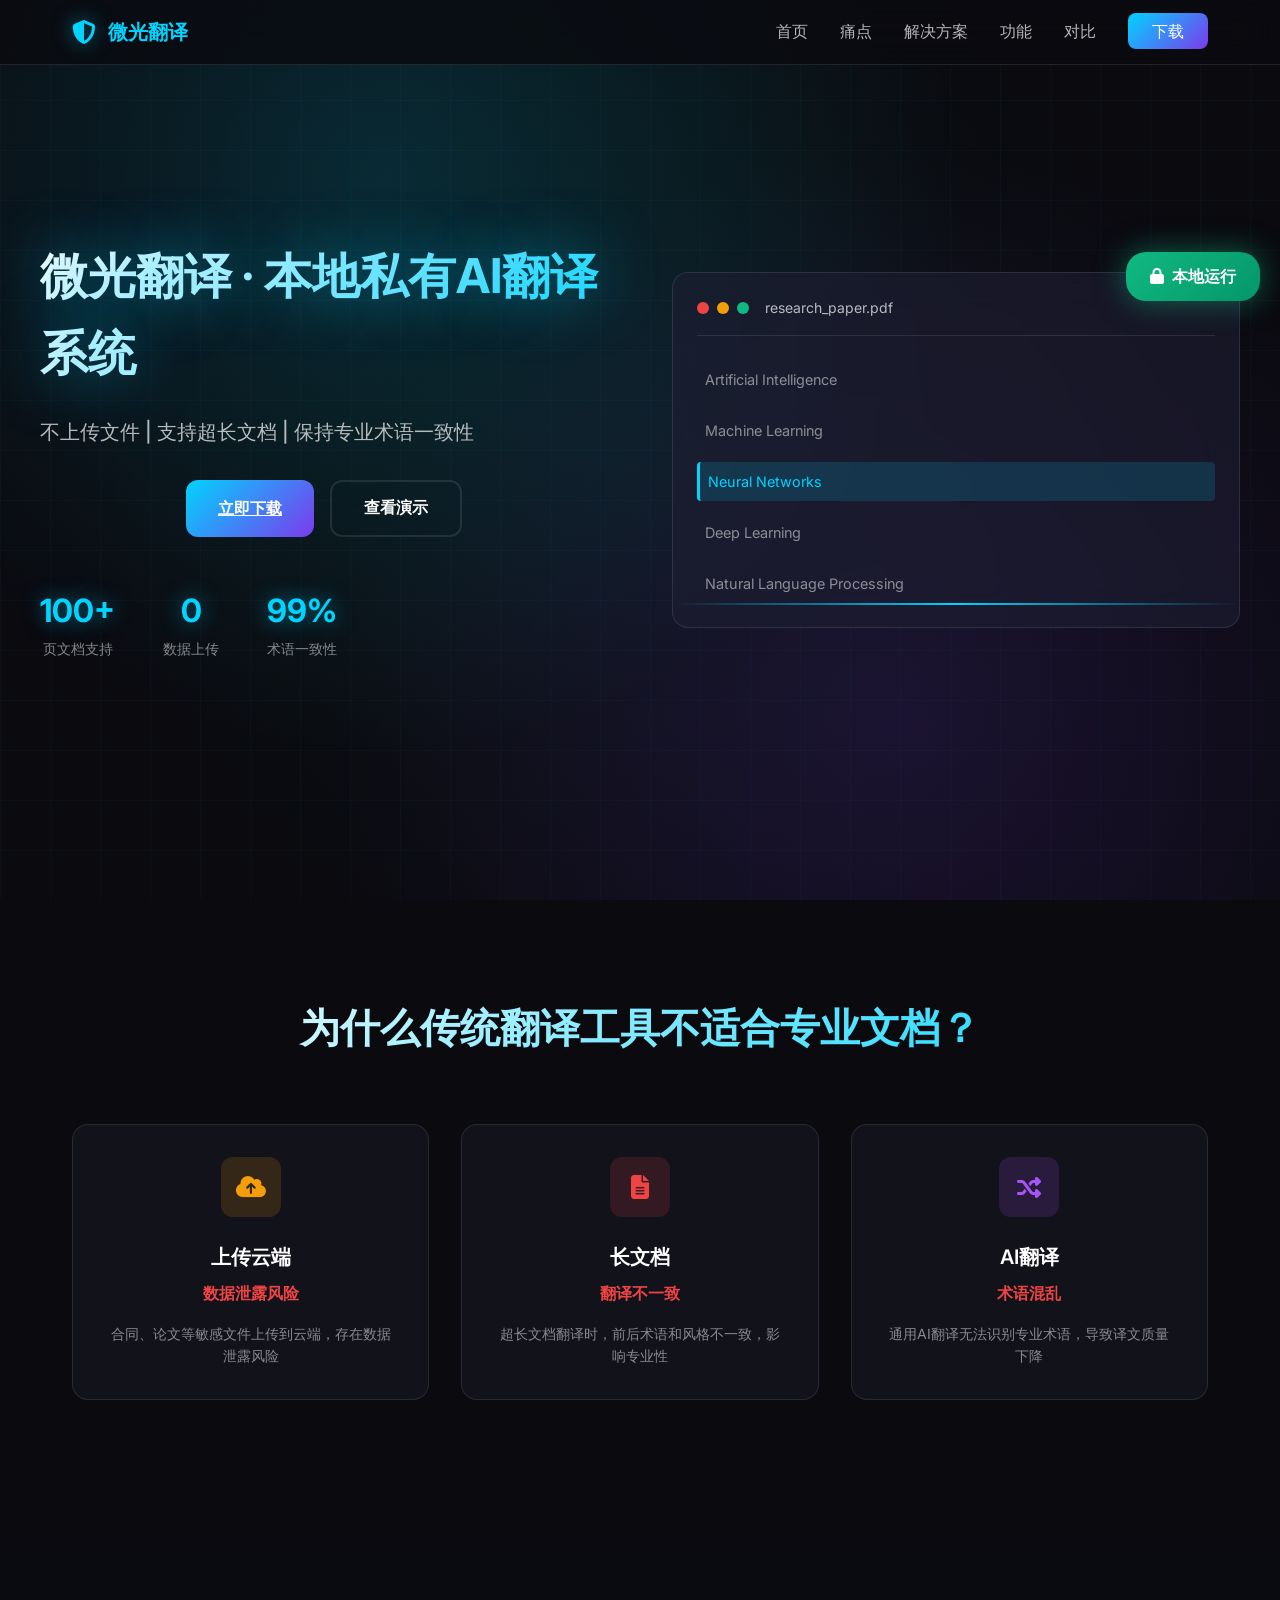
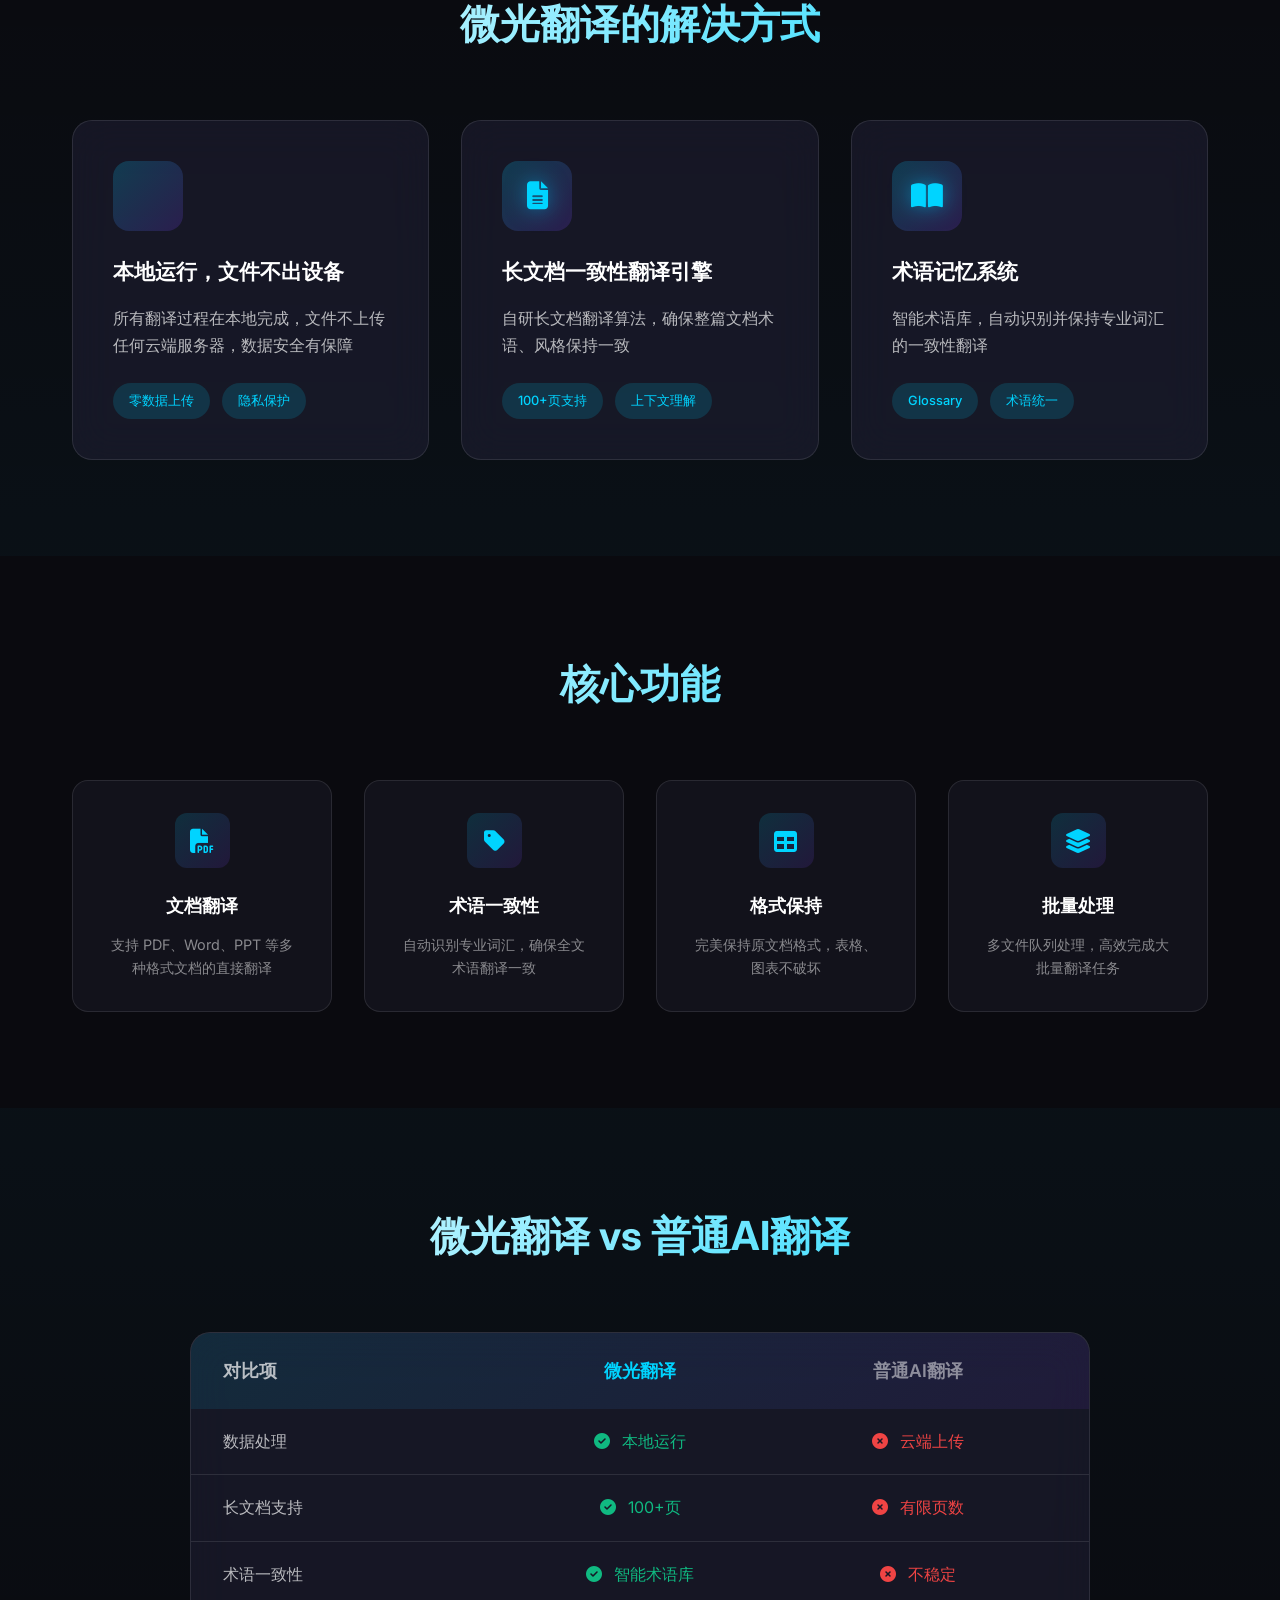
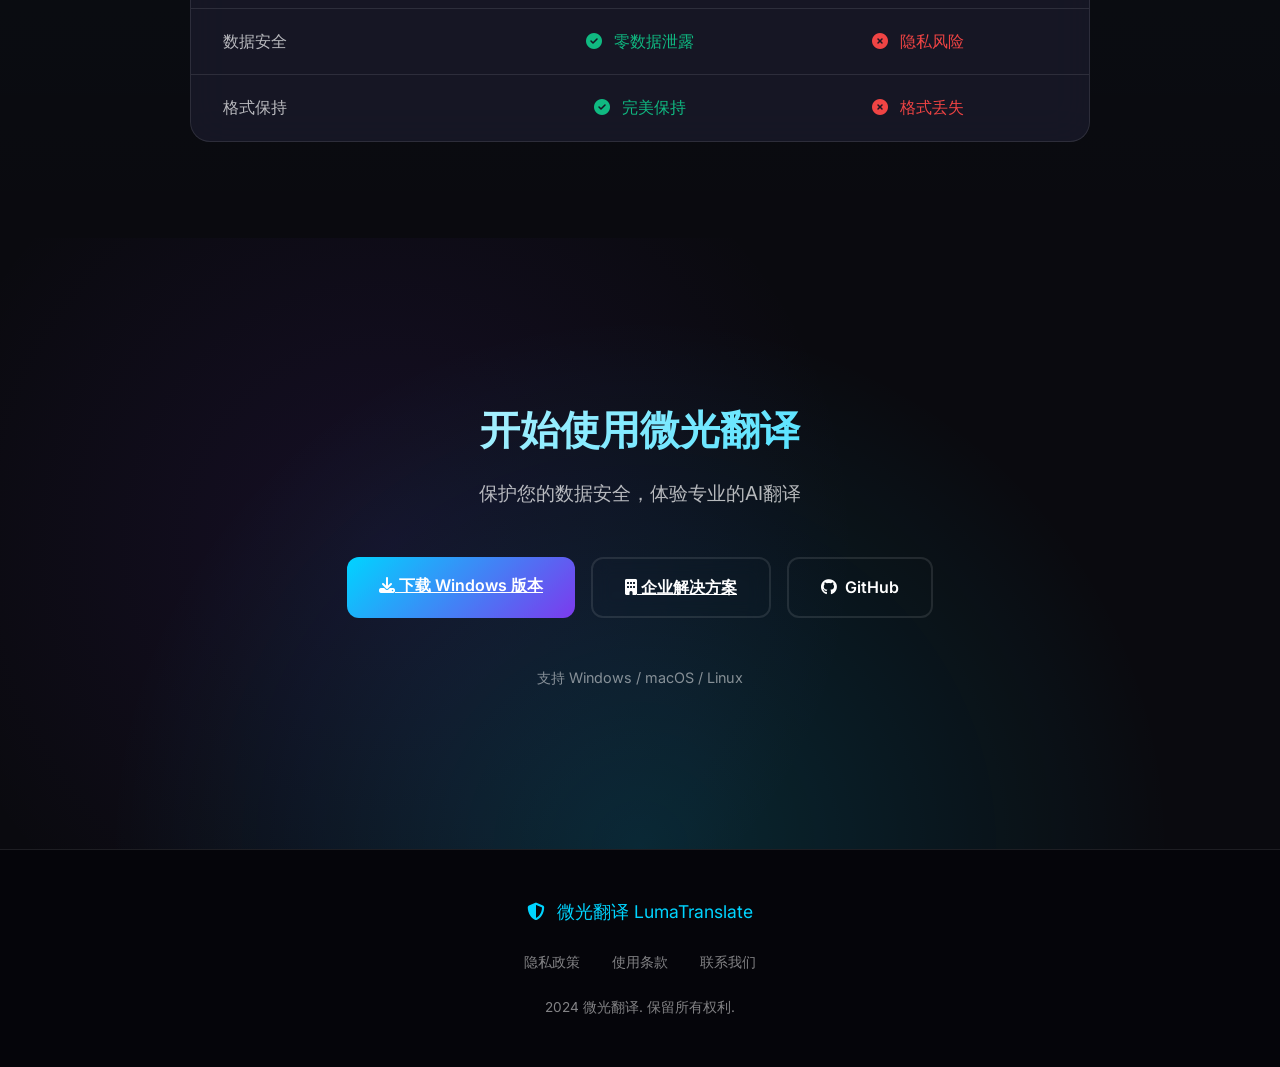
<file: index.html>
<!DOCTYPE html>
<html lang="zh-CN">
<head>
    <meta charset="UTF-8">
    <meta name="viewport" content="width=device-width, initial-scale=1.0">
    <title>微光翻译 · LumaTranslate - 本地私有AI翻译系统</title>
    <meta name="description" content="微光翻译是一款本地私有部署的AI翻译工具，不上传任何文件到云端，支持超长文档翻译，保证术语一致性与格式保持。">
    <link rel="stylesheet" href="styles.css">
    <link href="https://fonts.googleapis.com/css2?family=Inter:wght@300;400;500;600;700&display=swap" rel="stylesheet">
    <link rel="stylesheet" href="https://cdnjs.cloudflare.com/ajax/libs/font-awesome/6.4.0/css/all.min.css">
    <link rel="icon" type="image/svg+xml" href="data:image/svg+xml,%3Csvg xmlns='http://www.w3.org/2000/svg' viewBox='0 0 100 100'%3E%3Cdefs%3E%3ClinearGradient id='grad' x1='0%25' y1='0%25' x2='100%25' y2='100%25'%3E%3Cstop offset='0%25' style='stop-color:%2300d4ff;stop-opacity:1'/%3E%3Cstop offset='100%25' style='stop-color:%237c3aed;stop-opacity:1'/%3E%3C/linearGradient%3E%3C/defs%3E%3Cpath fill='url(%23grad)' d='M50 5L90 20v30c0 22-17 42-40 45-23-3-40-23-40-45V20L50 5zm0 15l25 10v20c0 15-10 28-25 31-15-3-25-16-25-31V30l25-10z'/%3E%3Cpath fill='url(%23grad)' d='M50 25l-15 6v12c0 9 6 17 15 19 9-2 15-10 15-19V31l-15-6zm0 8l8 3v7c0 5-3 9-8 10-5-1-8-5-8-10v-7l8-3z'/%3E%3C/svg%3E">
</head>
<body>
    <!-- 导航栏 -->
    <nav class="navbar" id="navbar">
        <div class="nav-container">
            <div class="logo">
                <i class="fas fa-shield-alt"></i>
                <span>微光翻译</span>
            </div>
            <ul class="nav-links" id="navLinks">
                <li><a href="#hero">首页</a></li>
                <li><a href="#pain-points">痛点</a></li>
                <li><a href="#solutions">解决方案</a></li>
                <li><a href="#features">功能</a></li>
                <li><a href="#comparison">对比</a></li>
                <li><a href="contact.html" class="btn-primary">下载</a></li>
            </ul>
            <button class="menu-toggle" id="menuToggle">
                <i class="fas fa-bars"></i>
            </button>
        </div>
    </nav>

    <!-- Hero 首屏 -->
    <section id="hero" class="hero">
        <div class="hero-content">
            <div class="hero-text">
                <div class="glow-text">
                    <h1>微光翻译 · 本地私有AI翻译系统</h1>
                </div>
                <p class="subtitle">不上传文件 | 支持超长文档 | 保持专业术语一致性</p>
                <div class="cta-buttons">
                    <a href="contact.html" class="btn-primary glow-btn">立即下载</a>
                    <button class="btn-secondary">查看演示</button>
                </div>
                <div class="hero-stats">
                    <div class="stat">
                        <span class="stat-number">100+</span>
                        <span class="stat-label">页文档支持</span>
                    </div>
                    <div class="stat">
                        <span class="stat-number">0</span>
                        <span class="stat-label">数据上传</span>
                    </div>
                    <div class="stat">
                        <span class="stat-number">99%</span>
                        <span class="stat-label">术语一致性</span>
                    </div>
                </div>
            </div>
            <div class="hero-visual">
                <div class="document-preview">
                    <div class="document-header">
                        <div class="doc-dots">
                            <span class="dot red"></span>
                            <span class="dot yellow"></span>
                            <span class="dot green"></span>
                        </div>
                        <span class="doc-title">research_paper.pdf</span>
                    </div>
                    <div class="document-content">
                        <p class="doc-line">Artificial Intelligence</p>
                        <p class="doc-line">Machine Learning</p>
                        <p class="doc-line highlighted">Neural Networks</p>
                        <p class="doc-line">Deep Learning</p>
                        <p class="doc-line">Natural Language Processing</p>
                    </div>
                    <div class="scan-line"></div>
                </div>
                <div class="security-badge">
                    <i class="fas fa-lock"></i>
                    <span>本地运行</span>
                </div>
            </div>
        </div>
        <div class="hero-bg">
            <div class="glow-orbs"></div>
            <div class="grid-lines"></div>
        </div>
    </section>

    <!-- 痛点区域 -->
    <section id="pain-points" class="pain-points">
        <div class="section-container">
            <h2 class="section-title">为什么传统翻译工具不适合专业文档？</h2>
            <div class="pain-cards">
                <div class="pain-card">
                    <div class="pain-icon warning">
                        <i class="fas fa-cloud-upload-alt"></i>
                    </div>
                    <h3>上传云端</h3>
                    <p>数据泄露风险</p>
                    <div class="pain-desc">合同、论文等敏感文件上传到云端，存在数据泄露风险</div>
                </div>
                <div class="pain-card">
                    <div class="pain-icon danger">
                        <i class="fas fa-file-alt"></i>
                    </div>
                    <h3>长文档</h3>
                    <p>翻译不一致</p>
                    <div class="pain-desc">超长文档翻译时，前后术语和风格不一致，影响专业性</div>
                </div>
                <div class="pain-card">
                    <div class="pain-icon error">
                        <i class="fas fa-random"></i>
                    </div>
                    <h3>AI翻译</h3>
                    <p>术语混乱</p>
                    <div class="pain-desc">通用AI翻译无法识别专业术语，导致译文质量下降</div>
                </div>
            </div>
        </div>
    </section>

    <!-- 解决方案 -->
    <section id="solutions" class="solutions">
        <div class="section-container">
            <h2 class="section-title">微光翻译的解决方式</h2>
            <div class="solution-cards">
                <div class="solution-card glass-card">
                    <div class="solution-icon">
                        <i class="fas fa-shield-check"></i>
                    </div>
                    <h3>本地运行，文件不出设备</h3>
                    <p>所有翻译过程在本地完成，文件不上传任何云端服务器，数据安全有保障</p>
                    <div class="feature-tags">
                        <span class="tag">零数据上传</span>
                        <span class="tag">隐私保护</span>
                    </div>
                </div>
                <div class="solution-card glass-card">
                    <div class="solution-icon">
                        <i class="fas fa-file-text"></i>
                    </div>
                    <h3>长文档一致性翻译引擎</h3>
                    <p>自研长文档翻译算法，确保整篇文档术语、风格保持一致</p>
                    <div class="feature-tags">
                        <span class="tag">100+页支持</span>
                        <span class="tag">上下文理解</span>
                    </div>
                </div>
                <div class="solution-card glass-card">
                    <div class="solution-icon">
                        <i class="fas fa-book-open"></i>
                    </div>
                    <h3>术语记忆系统</h3>
                    <p>智能术语库，自动识别并保持专业词汇的一致性翻译</p>
                    <div class="feature-tags">
                        <span class="tag">Glossary</span>
                        <span class="tag">术语统一</span>
                    </div>
                </div>
            </div>
        </div>
    </section>

    <!-- 功能展示 -->
    <section id="features" class="features">
        <div class="section-container">
            <h2 class="section-title">核心功能</h2>
            <div class="feature-grid">
                <div class="feature-item">
                    <div class="feature-icon">
                        <i class="fas fa-file-pdf"></i>
                    </div>
                    <h3>文档翻译</h3>
                    <p>支持 PDF、Word、PPT 等多种格式文档的直接翻译</p>
                </div>
                <div class="feature-item">
                    <div class="feature-icon">
                        <i class="fas fa-tag"></i>
                    </div>
                    <h3>术语一致性</h3>
                    <p>自动识别专业词汇，确保全文术语翻译一致</p>
                </div>
                <div class="feature-item">
                    <div class="feature-icon">
                        <i class="fas fa-table"></i>
                    </div>
                    <h3>格式保持</h3>
                    <p>完美保持原文档格式，表格、图表不破坏</p>
                </div>
                <div class="feature-item">
                    <div class="feature-icon">
                        <i class="fas fa-layer-group"></i>
                    </div>
                    <h3>批量处理</h3>
                    <p>多文件队列处理，高效完成大批量翻译任务</p>
                </div>
            </div>
        </div>
    </section>

    <!-- 对比模块 -->
    <section id="comparison" class="comparison">
        <div class="section-container">
            <h2 class="section-title">微光翻译 vs 普通AI翻译</h2>
            <div class="comparison-table">
                <div class="table-header">
                    <div class="col-feature">对比项</div>
                    <div class="col-luma">微光翻译</div>
                    <div class="col-other">普通AI翻译</div>
                </div>
                <div class="table-row">
                    <div class="col-feature">数据处理</div>
                    <div class="col-luma"><i class="fas fa-check-circle"></i> 本地运行</div>
                    <div class="col-other"><i class="fas fa-times-circle"></i> 云端上传</div>
                </div>
                <div class="table-row">
                    <div class="col-feature">长文档支持</div>
                    <div class="col-luma"><i class="fas fa-check-circle"></i> 100+页</div>
                    <div class="col-other"><i class="fas fa-times-circle"></i> 有限页数</div>
                </div>
                <div class="table-row">
                    <div class="col-feature">术语一致性</div>
                    <div class="col-luma"><i class="fas fa-check-circle"></i> 智能术语库</div>
                    <div class="col-other"><i class="fas fa-times-circle"></i> 不稳定</div>
                </div>
                <div class="table-row">
                    <div class="col-feature">数据安全</div>
                    <div class="col-luma"><i class="fas fa-check-circle"></i> 零数据泄露</div>
                    <div class="col-other"><i class="fas fa-times-circle"></i> 隐私风险</div>
                </div>
                <div class="table-row">
                    <div class="col-feature">格式保持</div>
                    <div class="col-luma"><i class="fas fa-check-circle"></i> 完美保持</div>
                    <div class="col-other"><i class="fas fa-times-circle"></i> 格式丢失</div>
                </div>
            </div>
        </div>
    </section>

    <!-- CTA区域 -->
    <section id="cta" class="cta">
        <div class="section-container">
            <div class="cta-content">
                <h2 class="cta-title">开始使用微光翻译</h2>
                <p class="cta-desc">保护您的数据安全，体验专业的AI翻译</p>
                <div class="cta-buttons">
                    <a href="contact.html" class="btn-primary glow-btn">
                        <i class="fas fa-download"></i>
                        下载 Windows 版本
                    </a>
                    <a href="contact.html" class="btn-secondary">
                        <i class="fas fa-building"></i>
                        企业解决方案
                    </a>
                    <a href="https://github.com" target="_blank" class="btn-outline">
                        <i class="fab fa-github"></i>
                        GitHub
                    </a>
                </div>
                <div class="cta-footer">
                    <p>支持 Windows / macOS / Linux</p>
                </div>
            </div>
        </div>
    </section>

    <!-- 页脚 -->
    <footer class="footer">
        <div class="footer-content">
            <div class="footer-logo">
                <i class="fas fa-shield-alt"></i>
                <span>微光翻译 LumaTranslate</span>
            </div>
            <div class="footer-links">
                <a href="#">隐私政策</a>
                <a href="#">使用条款</a>
                <a href="contact.html">联系我们</a>
            </div>
            <p class="copyright">2024 微光翻译. 保留所有权利.</p>
        </div>
    </footer>

    <script src="script.js"></script>
</body>
</html>
</file>
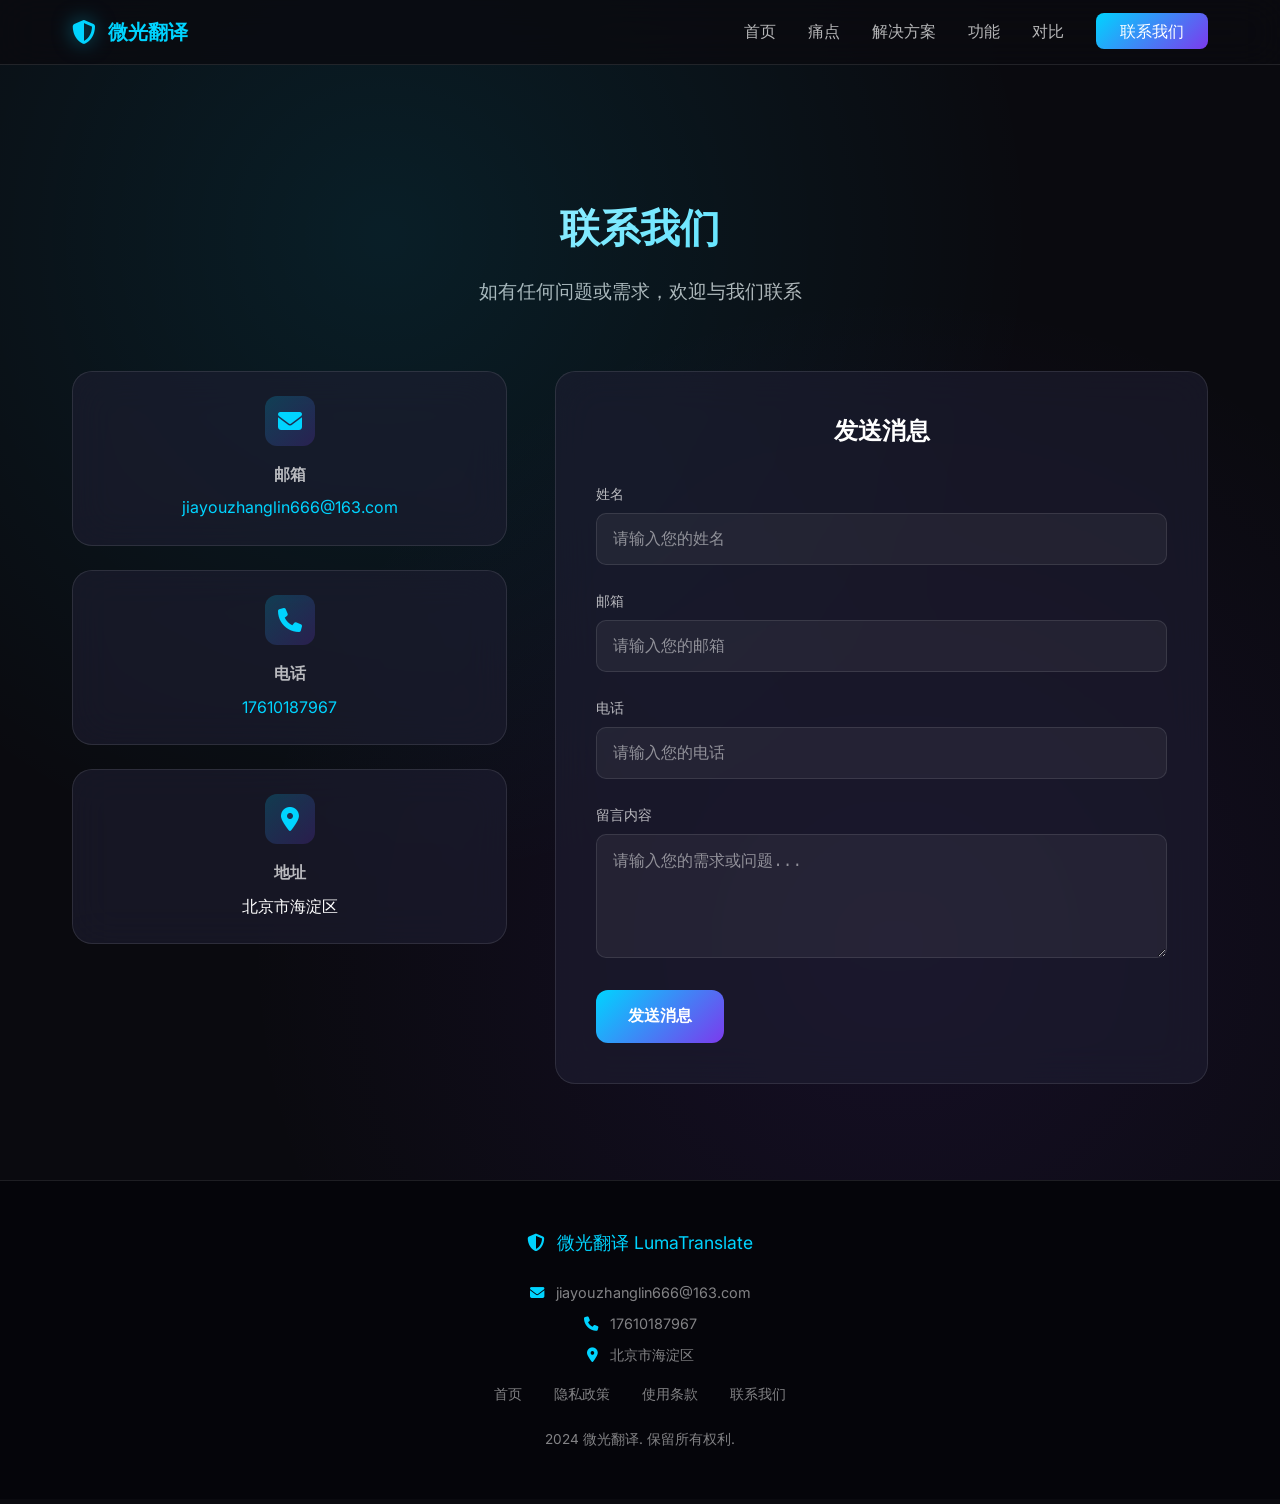
<file: contact.html>
<!DOCTYPE html>
<html lang="zh-CN">
<head>
    <meta charset="UTF-8">
    <meta name="viewport" content="width=device-width, initial-scale=1.0">
    <title>联系我们 - 微光翻译</title>
    <meta name="description" content="联系微光翻译团队，获取产品下载和企业解决方案">
    <link rel="stylesheet" href="styles.css">
    <link href="https://fonts.googleapis.com/css2?family=Inter:wght@300;400;500;600;700&display=swap" rel="stylesheet">
    <link rel="stylesheet" href="https://cdnjs.cloudflare.com/ajax/libs/font-awesome/6.4.0/css/all.min.css">
    <link rel="icon" type="image/svg+xml" href="data:image/svg+xml,%3Csvg xmlns='http://www.w3.org/2000/svg' viewBox='0 0 100 100'%3E%3Cdefs%3E%3ClinearGradient id='grad' x1='0%25' y1='0%25' x2='100%25' y2='100%25'%3E%3Cstop offset='0%25' style='stop-color:%2300d4ff;stop-opacity:1'/%3E%3Cstop offset='100%25' style='stop-color:%237c3aed;stop-opacity:1'/%3E%3C/linearGradient%3E%3C/defs%3E%3Cpath fill='url(%23grad)' d='M50 5L90 20v30c0 22-17 42-40 45-23-3-40-23-40-45V20L50 5zm0 15l25 10v20c0 15-10 28-25 31-15-3-25-16-25-31V30l25-10z'/%3E%3Cpath fill='url(%23grad)' d='M50 25l-15 6v12c0 9 6 17 15 19 9-2 15-10 15-19V31l-15-6zm0 8l8 3v7c0 5-3 9-8 10-5-1-8-5-8-10v-7l8-3z'/%3E%3C/svg%3E">
</head>
<body>
    <!-- 导航栏 -->
    <nav class="navbar" id="navbar">
        <div class="nav-container">
            <div class="logo">
                <i class="fas fa-shield-alt"></i>
                <span>微光翻译</span>
            </div>
            <ul class="nav-links" id="navLinks">
                <li><a href="index.html#hero">首页</a></li>
                <li><a href="index.html#pain-points">痛点</a></li>
                <li><a href="index.html#solutions">解决方案</a></li>
                <li><a href="index.html#features">功能</a></li>
                <li><a href="index.html#comparison">对比</a></li>
                <li><a href="contact.html" class="btn-primary">联系我们</a></li>
            </ul>
            <button class="menu-toggle" id="menuToggle">
                <i class="fas fa-bars"></i>
            </button>
        </div>
    </nav>

    <!-- 联系页面内容 -->
    <section class="contact-section">
        <div class="section-container">
            <div class="contact-header">
                <h1 class="contact-title">联系我们</h1>
                <p class="contact-subtitle">如有任何问题或需求，欢迎与我们联系</p>
            </div>

            <div class="contact-content">
                <div class="contact-info">
                    <div class="info-card glass-card">
                        <div class="info-icon">
                            <i class="fas fa-envelope"></i>
                        </div>
                        <h3>邮箱</h3>
                        <a href="mailto:jiayouzhanglin666@163.com" class="contact-link">jiayouzhanglin666@163.com</a>
                    </div>

                    <div class="info-card glass-card">
                        <div class="info-icon">
                            <i class="fas fa-phone"></i>
                        </div>
                        <h3>电话</h3>
                        <a href="tel:17610187967" class="contact-link">17610187967</a>
                    </div>

                    <div class="info-card glass-card">
                        <div class="info-icon">
                            <i class="fas fa-map-marker-alt"></i>
                        </div>
                        <h3>地址</h3>
                        <span class="contact-text">北京市海淀区</span>
                    </div>
                </div>

                <div class="contact-form glass-card">
                    <h2>发送消息</h2>
                    <form id="contactForm">
                        <div class="form-group">
                            <label for="name">姓名</label>
                            <input type="text" id="name" name="name" placeholder="请输入您的姓名" required>
                        </div>
                        <div class="form-group">
                            <label for="email">邮箱</label>
                            <input type="email" id="email" name="email" placeholder="请输入您的邮箱" required>
                        </div>
                        <div class="form-group">
                            <label for="phone">电话</label>
                            <input type="tel" id="phone" name="phone" placeholder="请输入您的电话">
                        </div>
                        <div class="form-group">
                            <label for="message">留言内容</label>
                            <textarea id="message" name="message" placeholder="请输入您的需求或问题..." rows="5" required></textarea>
                        </div>
                        <button type="submit" class="btn-primary glow-btn">发送消息</button>
                    </form>
                </div>
            </div>
        </div>
    </section>

    <!-- 页脚 -->
    <footer class="footer">
        <div class="footer-content">
            <div class="footer-logo">
                <i class="fas fa-shield-alt"></i>
                <span>微光翻译 LumaTranslate</span>
            </div>
            <div class="footer-contact">
                <p><i class="fas fa-envelope"></i> jiayouzhanglin666@163.com</p>
                <p><i class="fas fa-phone"></i> 17610187967</p>
                <p><i class="fas fa-map-marker-alt"></i> 北京市海淀区</p>
            </div>
            <div class="footer-links">
                <a href="index.html">首页</a>
                <a href="#">隐私政策</a>
                <a href="#">使用条款</a>
                <a href="contact.html">联系我们</a>
            </div>
            <p class="copyright">2024 微光翻译. 保留所有权利.</p>
        </div>
    </footer>

    <script>
        // 响应式菜单
        const menuToggle = document.getElementById('menuToggle');
        const navLinks = document.getElementById('navLinks');
        
        menuToggle.addEventListener('click', () => {
            navLinks.classList.toggle('active');
            const icon = menuToggle.querySelector('i');
            if (navLinks.classList.contains('active')) {
                icon.classList.remove('fa-bars');
                icon.classList.add('fa-times');
            } else {
                icon.classList.remove('fa-times');
                icon.classList.add('fa-bars');
            }
        });

        // 表单提交
        document.getElementById('contactForm').addEventListener('submit', function(e) {
            e.preventDefault();
            alert('感谢您的留言！我们会尽快与您联系。');
            this.reset();
        });
    </script>
</body>
</html>
</file>
<file: styles.css>
:root {
    --primary-color: #00d4ff;
    --primary-glow: rgba(0, 212, 255, 0.5);
    --secondary-color: #7c3aed;
    --accent-color: #10b981;
    --dark-bg: #0a0a0f;
    --dark-card: rgba(20, 20, 30, 0.8);
    --glass-bg: rgba(30, 30, 50, 0.6);
    --glass-border: rgba(255, 255, 255, 0.1);
    --text-primary: #ffffff;
    --text-secondary: rgba(255, 255, 255, 0.7);
    --text-muted: rgba(255, 255, 255, 0.5);
    --danger-color: #ef4444;
    --warning-color: #f59e0b;
    --success-color: #10b981;
}

* {
    margin: 0;
    padding: 0;
    box-sizing: border-box;
}

html {
    scroll-behavior: smooth;
}

body {
    font-family: 'Inter', -apple-system, BlinkMacSystemFont, 'Segoe UI', Roboto, sans-serif;
    background-color: var(--dark-bg);
    color: var(--text-primary);
    line-height: 1.6;
    overflow-x: hidden;
}

/* 导航栏 */
.navbar {
    position: fixed;
    top: 0;
    left: 0;
    right: 0;
    z-index: 1000;
    background: rgba(10, 10, 15, 0.8);
    backdrop-filter: blur(20px);
    border-bottom: 1px solid var(--glass-border);
    transition: all 0.3s ease;
}

.navbar.scrolled {
    background: rgba(10, 10, 15, 0.95);
    box-shadow: 0 4px 30px rgba(0, 0, 0, 0.5);
}

.nav-container {
    max-width: 1200px;
    margin: 0 auto;
    padding: 1rem 2rem;
    display: flex;
    justify-content: space-between;
    align-items: center;
}

.logo {
    display: flex;
    align-items: center;
    gap: 0.75rem;
    font-size: 1.25rem;
    font-weight: 600;
    color: var(--primary-color);
}

.logo i {
    font-size: 1.5rem;
    text-shadow: 0 0 20px var(--primary-glow);
}

.nav-links {
    display: flex;
    gap: 2rem;
    list-style: none;
}

.nav-links a {
    text-decoration: none;
    color: var(--text-secondary);
    transition: all 0.3s ease;
    font-weight: 500;
}

.nav-links a:hover {
    color: var(--primary-color);
    text-shadow: 0 0 10px var(--primary-glow);
}

.nav-links .btn-primary {
    background: linear-gradient(135deg, var(--primary-color), var(--secondary-color));
    padding: 0.5rem 1.5rem;
    border-radius: 8px;
    color: white;
}

.nav-links .btn-primary:hover {
    box-shadow: 0 0 30px var(--primary-glow);
    transform: translateY(-2px);
}

.menu-toggle {
    display: none;
    background: none;
    border: none;
    color: var(--text-primary);
    font-size: 1.5rem;
    cursor: pointer;
}

/* Hero 首屏 */
.hero {
    min-height: 100vh;
    display: flex;
    align-items: center;
    justify-content: center;
    position: relative;
    overflow: hidden;
    padding: 0 2rem;
}

.hero-bg {
    position: absolute;
    inset: 0;
    z-index: 0;
}

.glow-orbs {
    position: absolute;
    width: 100%;
    height: 100%;
    background: radial-gradient(circle at 30% 20%, rgba(0, 212, 255, 0.15) 0%, transparent 50%),
                radial-gradient(circle at 70% 80%, rgba(124, 58, 237, 0.15) 0%, transparent 50%),
                radial-gradient(circle at 50% 50%, rgba(16, 185, 129, 0.05) 0%, transparent 70%);
    animation: pulse 8s ease-in-out infinite;
}

@keyframes pulse {
    0%, 100% { opacity: 0.5; transform: scale(1); }
    50% { opacity: 0.8; transform: scale(1.05); }
}

.grid-lines {
    position: absolute;
    inset: 0;
    background-image: 
        linear-gradient(rgba(0, 212, 255, 0.03) 1px, transparent 1px),
        linear-gradient(90deg, rgba(0, 212, 255, 0.03) 1px, transparent 1px);
    background-size: 50px 50px;
}

.hero-content {
    position: relative;
    z-index: 1;
    max-width: 1200px;
    width: 100%;
    display: grid;
    grid-template-columns: 1fr 1fr;
    gap: 4rem;
    align-items: center;
}

.hero-text {
    text-align: left;
}

.glow-text h1 {
    font-size: 3rem;
    font-weight: 700;
    margin-bottom: 1.5rem;
    background: linear-gradient(135deg, var(--text-primary), var(--primary-color));
    -webkit-background-clip: text;
    -webkit-text-fill-color: transparent;
    background-clip: text;
    text-shadow: 0 0 60px var(--primary-glow);
    animation: glow 3s ease-in-out infinite;
}

@keyframes glow {
    0%, 100% { filter: drop-shadow(0 0 20px var(--primary-glow)); }
    50% { filter: drop-shadow(0 0 40px var(--primary-glow)); }
}

.subtitle {
    font-size: 1.25rem;
    color: var(--text-secondary);
    margin-bottom: 2rem;
    font-weight: 500;
}

.cta-buttons {
    display: flex;
    gap: 1rem;
    margin-bottom: 3rem;
}

.btn-primary {
    background: linear-gradient(135deg, var(--primary-color), var(--secondary-color));
    padding: 1rem 2rem;
    border: none;
    border-radius: 12px;
    color: white;
    font-size: 1rem;
    font-weight: 600;
    cursor: pointer;
    transition: all 0.3s ease;
}

.btn-primary:hover {
    transform: translateY(-3px);
    box-shadow: 0 10px 40px rgba(0, 212, 255, 0.4);
}

.glow-btn {
    animation: btnGlow 2s ease-in-out infinite;
}

@keyframes btnGlow {
    0%, 100% { box-shadow: 0 0 20px rgba(0, 212, 255, 0.3); }
    50% { box-shadow: 0 0 40px rgba(0, 212, 255, 0.6); }
}

.btn-secondary {
    background: transparent;
    padding: 1rem 2rem;
    border: 2px solid var(--glass-border);
    border-radius: 12px;
    color: var(--text-primary);
    font-size: 1rem;
    font-weight: 600;
    cursor: pointer;
    transition: all 0.3s ease;
    backdrop-filter: blur(10px);
}

.btn-secondary:hover {
    border-color: var(--primary-color);
    background: rgba(0, 212, 255, 0.1);
    transform: translateY(-3px);
}

.btn-outline {
    display: inline-flex;
    align-items: center;
    gap: 0.5rem;
    background: transparent;
    padding: 1rem 2rem;
    border: 2px solid var(--glass-border);
    border-radius: 12px;
    color: var(--text-primary);
    font-size: 1rem;
    font-weight: 600;
    cursor: pointer;
    text-decoration: none;
    transition: all 0.3s ease;
}

.btn-outline:hover {
    border-color: var(--primary-color);
    background: rgba(0, 212, 255, 0.1);
}

.hero-stats {
    display: flex;
    gap: 3rem;
}

.stat {
    text-align: center;
}

.stat-number {
    display: block;
    font-size: 2rem;
    font-weight: 700;
    color: var(--primary-color);
    text-shadow: 0 0 20px var(--primary-glow);
}

.stat-label {
    font-size: 0.875rem;
    color: var(--text-muted);
}

.hero-visual {
    position: relative;
}

.document-preview {
    background: var(--glass-bg);
    backdrop-filter: blur(20px);
    border: 1px solid var(--glass-border);
    border-radius: 16px;
    padding: 1.5rem;
    position: relative;
    overflow: hidden;
}

.document-header {
    display: flex;
    align-items: center;
    gap: 1rem;
    margin-bottom: 1.5rem;
    padding-bottom: 1rem;
    border-bottom: 1px solid var(--glass-border);
}

.doc-dots {
    display: flex;
    gap: 0.5rem;
}

.dot {
    width: 12px;
    height: 12px;
    border-radius: 50%;
}

.dot.red { background: #ef4444; }
.dot.yellow { background: #f59e0b; }
.dot.green { background: #10b981; }

.doc-title {
    color: var(--text-secondary);
    font-size: 0.875rem;
}

.document-content {
    display: flex;
    flex-direction: column;
    gap: 0.75rem;
}

.doc-line {
    color: var(--text-muted);
    font-size: 0.9rem;
    padding: 0.5rem;
    border-radius: 4px;
    transition: all 0.3s ease;
}

.doc-line.highlighted {
    background: rgba(0, 212, 255, 0.15);
    color: var(--primary-color);
    border-left: 3px solid var(--primary-color);
}

.scan-line {
    position: absolute;
    left: 0;
    right: 0;
    height: 2px;
    background: linear-gradient(90deg, transparent, var(--primary-color), transparent);
    animation: scan 2s linear infinite;
}

@keyframes scan {
    0% { top: 20%; opacity: 0; }
    10% { opacity: 1; }
    90% { opacity: 1; }
    100% { top: 80%; opacity: 0; }
}

.security-badge {
    position: absolute;
    top: -20px;
    right: -20px;
    background: linear-gradient(135deg, var(--success-color), #059669);
    padding: 0.75rem 1.5rem;
    border-radius: 20px;
    display: flex;
    align-items: center;
    gap: 0.5rem;
    font-weight: 600;
    box-shadow: 0 0 30px rgba(16, 185, 129, 0.5);
    animation: float 3s ease-in-out infinite;
}

@keyframes float {
    0%, 100% { transform: translateY(0); }
    50% { transform: translateY(-10px); }
}

/* 通用区域样式 */
.section-container {
    max-width: 1200px;
    margin: 0 auto;
    padding: 6rem 2rem;
}

.section-title {
    text-align: center;
    font-size: 2.5rem;
    font-weight: 700;
    margin-bottom: 4rem;
    background: linear-gradient(135deg, var(--text-primary), var(--primary-color));
    -webkit-background-clip: text;
    -webkit-text-fill-color: transparent;
    background-clip: text;
}

/* 痛点区域 */
.pain-points {
    position: relative;
}

.pain-cards {
    display: grid;
    grid-template-columns: repeat(3, 1fr);
    gap: 2rem;
}

.pain-card {
    background: var(--dark-card);
    border: 1px solid var(--glass-border);
    border-radius: 16px;
    padding: 2rem;
    text-align: center;
    transition: all 0.3s ease;
    position: relative;
    overflow: hidden;
}

.pain-card::before {
    content: '';
    position: absolute;
    top: 0;
    left: 0;
    right: 0;
    height: 3px;
    background: linear-gradient(90deg, transparent, var(--danger-color), transparent);
    opacity: 0;
    transition: opacity 0.3s ease;
}

.pain-card:hover::before {
    opacity: 1;
}

.pain-card:hover {
    transform: translateY(-5px);
    box-shadow: 0 20px 40px rgba(0, 0, 0, 0.4);
}

.pain-icon {
    width: 60px;
    height: 60px;
    border-radius: 12px;
    display: flex;
    align-items: center;
    justify-content: center;
    margin: 0 auto 1.5rem;
    font-size: 1.5rem;
}

.pain-icon.warning {
    background: rgba(245, 158, 11, 0.15);
    color: var(--warning-color);
}

.pain-icon.danger {
    background: rgba(239, 68, 68, 0.15);
    color: var(--danger-color);
}

.pain-icon.error {
    background: rgba(168, 85, 247, 0.15);
    color: #a855f7;
}

.pain-card h3 {
    font-size: 1.25rem;
    font-weight: 600;
    margin-bottom: 0.5rem;
}

.pain-card p {
    color: var(--danger-color);
    font-weight: 600;
    margin-bottom: 1rem;
}

.pain-desc {
    color: var(--text-muted);
    font-size: 0.875rem;
    line-height: 1.6;
}

/* 解决方案 */
.solutions {
    background: linear-gradient(180deg, transparent, rgba(0, 212, 255, 0.03));
}

.glass-card {
    background: var(--glass-bg);
    backdrop-filter: blur(20px);
    border: 1px solid var(--glass-border);
    border-radius: 20px;
    padding: 2.5rem;
    transition: all 0.3s ease;
    position: relative;
    overflow: hidden;
}

.glass-card::before {
    content: '';
    position: absolute;
    top: -50%;
    right: -50%;
    width: 100%;
    height: 100%;
    background: radial-gradient(circle, rgba(0, 212, 255, 0.1) 0%, transparent 70%);
    opacity: 0;
    transition: opacity 0.3s ease;
}

.glass-card:hover::before {
    opacity: 1;
}

.glass-card:hover {
    transform: translateY(-8px);
    border-color: rgba(0, 212, 255, 0.3);
    box-shadow: 0 25px 50px rgba(0, 212, 255, 0.15);
}

.solution-cards {
    display: grid;
    grid-template-columns: repeat(3, 1fr);
    gap: 2rem;
}

.solution-icon {
    width: 70px;
    height: 70px;
    border-radius: 16px;
    background: linear-gradient(135deg, rgba(0, 212, 255, 0.2), rgba(124, 58, 237, 0.2));
    display: flex;
    align-items: center;
    justify-content: center;
    margin-bottom: 1.5rem;
    font-size: 1.75rem;
    color: var(--primary-color);
    text-shadow: 0 0 20px var(--primary-glow);
}

.solution-card h3 {
    font-size: 1.3rem;
    font-weight: 600;
    margin-bottom: 1rem;
}

.solution-card p {
    color: var(--text-secondary);
    margin-bottom: 1.5rem;
    line-height: 1.7;
}

.feature-tags {
    display: flex;
    gap: 0.75rem;
}

.tag {
    background: rgba(0, 212, 255, 0.15);
    color: var(--primary-color);
    padding: 0.5rem 1rem;
    border-radius: 20px;
    font-size: 0.8rem;
    font-weight: 500;
}

/* 功能展示 */
.feature-grid {
    display: grid;
    grid-template-columns: repeat(4, 1fr);
    gap: 2rem;
}

.feature-item {
    background: var(--dark-card);
    border: 1px solid var(--glass-border);
    border-radius: 16px;
    padding: 2rem;
    text-align: center;
    transition: all 0.3s ease;
}

.feature-item:hover {
    transform: translateY(-5px);
    border-color: rgba(0, 212, 255, 0.3);
    box-shadow: 0 15px 35px rgba(0, 0, 0, 0.3);
}

.feature-icon {
    width: 55px;
    height: 55px;
    border-radius: 12px;
    background: linear-gradient(135deg, rgba(0, 212, 255, 0.15), rgba(124, 58, 237, 0.15));
    display: flex;
    align-items: center;
    justify-content: center;
    margin: 0 auto 1.5rem;
    font-size: 1.5rem;
    color: var(--primary-color);
}

.feature-item h3 {
    font-size: 1.1rem;
    font-weight: 600;
    margin-bottom: 0.75rem;
}

.feature-item p {
    color: var(--text-muted);
    font-size: 0.9rem;
    line-height: 1.6;
}

/* 对比模块 */
.comparison {
    background: linear-gradient(180deg, rgba(0, 212, 255, 0.03), transparent);
}

.comparison-table {
    max-width: 900px;
    margin: 0 auto;
    background: var(--glass-bg);
    backdrop-filter: blur(20px);
    border: 1px solid var(--glass-border);
    border-radius: 20px;
    overflow: hidden;
}

.table-header {
    display: grid;
    grid-template-columns: 1fr 1fr 1fr;
    padding: 1.5rem 2rem;
    background: linear-gradient(135deg, rgba(0, 212, 255, 0.1), rgba(124, 58, 237, 0.1));
    font-weight: 600;
    font-size: 1.1rem;
}

.col-feature {
    color: var(--text-secondary);
}

.col-luma {
    color: var(--primary-color);
    text-align: center;
}

.col-other {
    color: var(--text-muted);
    text-align: center;
}

.table-row {
    display: grid;
    grid-template-columns: 1fr 1fr 1fr;
    padding: 1.25rem 2rem;
    border-bottom: 1px solid var(--glass-border);
    transition: background 0.3s ease;
}

.table-row:hover {
    background: rgba(0, 212, 255, 0.05);
}

.table-row:last-child {
    border-bottom: none;
}

.table-row .col-luma {
    color: var(--success-color);
}

.table-row .col-luma i {
    margin-right: 0.5rem;
}

.table-row .col-other {
    color: var(--danger-color);
}

.table-row .col-other i {
    margin-right: 0.5rem;
}

/* CTA区域 */
.cta {
    position: relative;
    overflow: hidden;
}

.cta::before {
    content: '';
    position: absolute;
    inset: 0;
    background: radial-gradient(circle at 50% 100%, rgba(0, 212, 255, 0.15) 0%, transparent 60%),
                radial-gradient(circle at 30% 50%, rgba(124, 58, 237, 0.1) 0%, transparent 50%);
}

.cta-content {
    position: relative;
    z-index: 1;
    text-align: center;
    padding: 4rem 2rem;
}

.cta-title {
    font-size: 2.5rem;
    font-weight: 700;
    margin-bottom: 1rem;
    background: linear-gradient(135deg, var(--text-primary), var(--primary-color));
    -webkit-background-clip: text;
    -webkit-text-fill-color: transparent;
    background-clip: text;
}

.cta-desc {
    font-size: 1.2rem;
    color: var(--text-secondary);
    margin-bottom: 3rem;
}

.cta-buttons {
    display: flex;
    gap: 1rem;
    justify-content: center;
    flex-wrap: wrap;
}

.cta-footer {
    margin-top: 2rem;
    color: var(--text-muted);
    font-size: 0.9rem;
}

/* 页脚 */
.footer {
    background: rgba(5, 5, 10, 0.9);
    border-top: 1px solid var(--glass-border);
    padding: 3rem 2rem;
}

.footer-content {
    max-width: 1200px;
    margin: 0 auto;
    text-align: center;
}

.footer-logo {
    display: inline-flex;
    align-items: center;
    gap: 0.75rem;
    font-size: 1.1rem;
    color: var(--primary-color);
    margin-bottom: 1.5rem;
}

.footer-links {
    display: flex;
    justify-content: center;
    gap: 2rem;
    margin-bottom: 1.5rem;
}

.footer-links a {
    text-decoration: none;
    color: var(--text-muted);
    font-size: 0.9rem;
    transition: color 0.3s ease;
}

.footer-links a:hover {
    color: var(--primary-color);
}

.copyright {
    color: var(--text-muted);
    font-size: 0.85rem;
}

/* 响应式设计 */
@media (max-width: 1024px) {
    .hero-content {
        grid-template-columns: 1fr;
        text-align: center;
        gap: 3rem;
    }
    
    .hero-text {
        text-align: center;
    }
    
    .glow-text h1 {
        font-size: 2.5rem;
    }
    
    .hero-stats {
        justify-content: center;
    }
    
    .pain-cards,
    .solution-cards {
        grid-template-columns: 1fr;
    }
    
    .feature-grid {
        grid-template-columns: repeat(2, 1fr);
    }
}

@media (max-width: 768px) {
    .nav-links {
        position: fixed;
        top: 70px;
        left: -100%;
        width: 100%;
        height: calc(100vh - 70px);
        background: rgba(10, 10, 15, 0.98);
        backdrop-filter: blur(20px);
        flex-direction: column;
        padding: 2rem;
        gap: 1.5rem;
        transition: left 0.3s ease;
    }
    
    .nav-links.active {
        left: 0;
    }
    
    .menu-toggle {
        display: block;
    }
    
    .glow-text h1 {
        font-size: 2rem;
    }
    
    .subtitle {
        font-size: 1rem;
    }
    
    .cta-buttons {
        flex-direction: column;
        align-items: center;
    }
    
    .cta-title {
        font-size: 2rem;
    }
    
    .feature-grid {
        grid-template-columns: 1fr;
    }
    
    .table-header,
    .table-row {
        grid-template-columns: 1fr 1fr;
    }
    
    .table-header .col-feature,
    .table-row .col-feature {
        display: none;
    }
    
    .section-title {
        font-size: 1.8rem;
    }
    
    .footer-links {
        flex-direction: column;
        gap: 1rem;
    }
}

@media (max-width: 480px) {
    .nav-container {
        padding: 1rem;
    }
    
    .glow-text h1 {
        font-size: 1.5rem;
    }
    
    .hero-stats {
        gap: 1.5rem;
    }
    
    .stat-number {
        font-size: 1.5rem;
    }
    
    .cta-buttons {
        gap: 0.75rem;
    }
    
    .btn-primary,
    .btn-secondary,
    .btn-outline {
        width: 100%;
        max-width: 280px;
    }
}

/* 联系页面样式 */
.contact-section {
    min-height: calc(100vh - 70px);
    padding-top: 100px;
    position: relative;
}

.contact-section::before {
    content: '';
    position: absolute;
    inset: 0;
    background: radial-gradient(circle at 30% 20%, rgba(0, 212, 255, 0.1) 0%, transparent 50%),
                radial-gradient(circle at 70% 80%, rgba(124, 58, 237, 0.1) 0%, transparent 50%);
}

.contact-header {
    text-align: center;
    margin-bottom: 4rem;
}

.contact-title {
    font-size: 2.5rem;
    font-weight: 700;
    margin-bottom: 1rem;
    background: linear-gradient(135deg, var(--text-primary), var(--primary-color));
    -webkit-background-clip: text;
    -webkit-text-fill-color: transparent;
    background-clip: text;
}

.contact-subtitle {
    font-size: 1.2rem;
    color: var(--text-secondary);
}

.contact-content {
    display: grid;
    grid-template-columns: 1fr 1.5fr;
    gap: 3rem;
    position: relative;
    z-index: 1;
}

.contact-info {
    display: flex;
    flex-direction: column;
    gap: 1.5rem;
}

.info-card {
    padding: 1.5rem;
    text-align: center;
}

.info-icon {
    width: 50px;
    height: 50px;
    border-radius: 12px;
    background: linear-gradient(135deg, rgba(0, 212, 255, 0.2), rgba(124, 58, 237, 0.2));
    display: flex;
    align-items: center;
    justify-content: center;
    margin: 0 auto 1rem;
    font-size: 1.5rem;
    color: var(--primary-color);
}

.info-card h3 {
    font-size: 1rem;
    font-weight: 600;
    color: var(--text-secondary);
    margin-bottom: 0.5rem;
}

.contact-link {
    color: var(--primary-color);
    text-decoration: none;
    font-size: 1rem;
    transition: all 0.3s ease;
}

.contact-link:hover {
    text-shadow: 0 0 10px var(--primary-glow);
}

.contact-text {
    color: var(--text-primary);
    font-size: 1rem;
}

.contact-form {
    padding: 2.5rem;
}

.contact-form h2 {
    font-size: 1.5rem;
    font-weight: 600;
    margin-bottom: 2rem;
    text-align: center;
}

.form-group {
    margin-bottom: 1.5rem;
}

.form-group label {
    display: block;
    color: var(--text-secondary);
    font-size: 0.9rem;
    margin-bottom: 0.5rem;
}

.form-group input,
.form-group textarea {
    width: 100%;
    padding: 1rem;
    background: rgba(255, 255, 255, 0.05);
    border: 1px solid var(--glass-border);
    border-radius: 10px;
    color: var(--text-primary);
    font-size: 1rem;
    transition: all 0.3s ease;
}

.form-group input:focus,
.form-group textarea:focus {
    outline: none;
    border-color: var(--primary-color);
    box-shadow: 0 0 20px rgba(0, 212, 255, 0.2);
}

.form-group input::placeholder,
.form-group textarea::placeholder {
    color: var(--text-muted);
}

.form-group textarea {
    resize: vertical;
    min-height: 120px;
}

.footer-contact {
    margin-bottom: 1rem;
}

.footer-contact p {
    color: var(--text-muted);
    font-size: 0.9rem;
    margin-bottom: 0.5rem;
}

.footer-contact i {
    color: var(--primary-color);
    margin-right: 0.5rem;
}

/* 联系页面响应式 */
@media (max-width: 1024px) {
    .contact-content {
        grid-template-columns: 1fr;
    }
    
    .contact-info {
        flex-direction: row;
        flex-wrap: wrap;
        justify-content: center;
    }
    
    .info-card {
        width: calc(50% - 0.75rem);
    }
}

@media (max-width: 768px) {
    .contact-title {
        font-size: 2rem;
    }
    
    .contact-info {
        flex-direction: column;
    }
    
    .info-card {
        width: 100%;
    }
}
</file>
